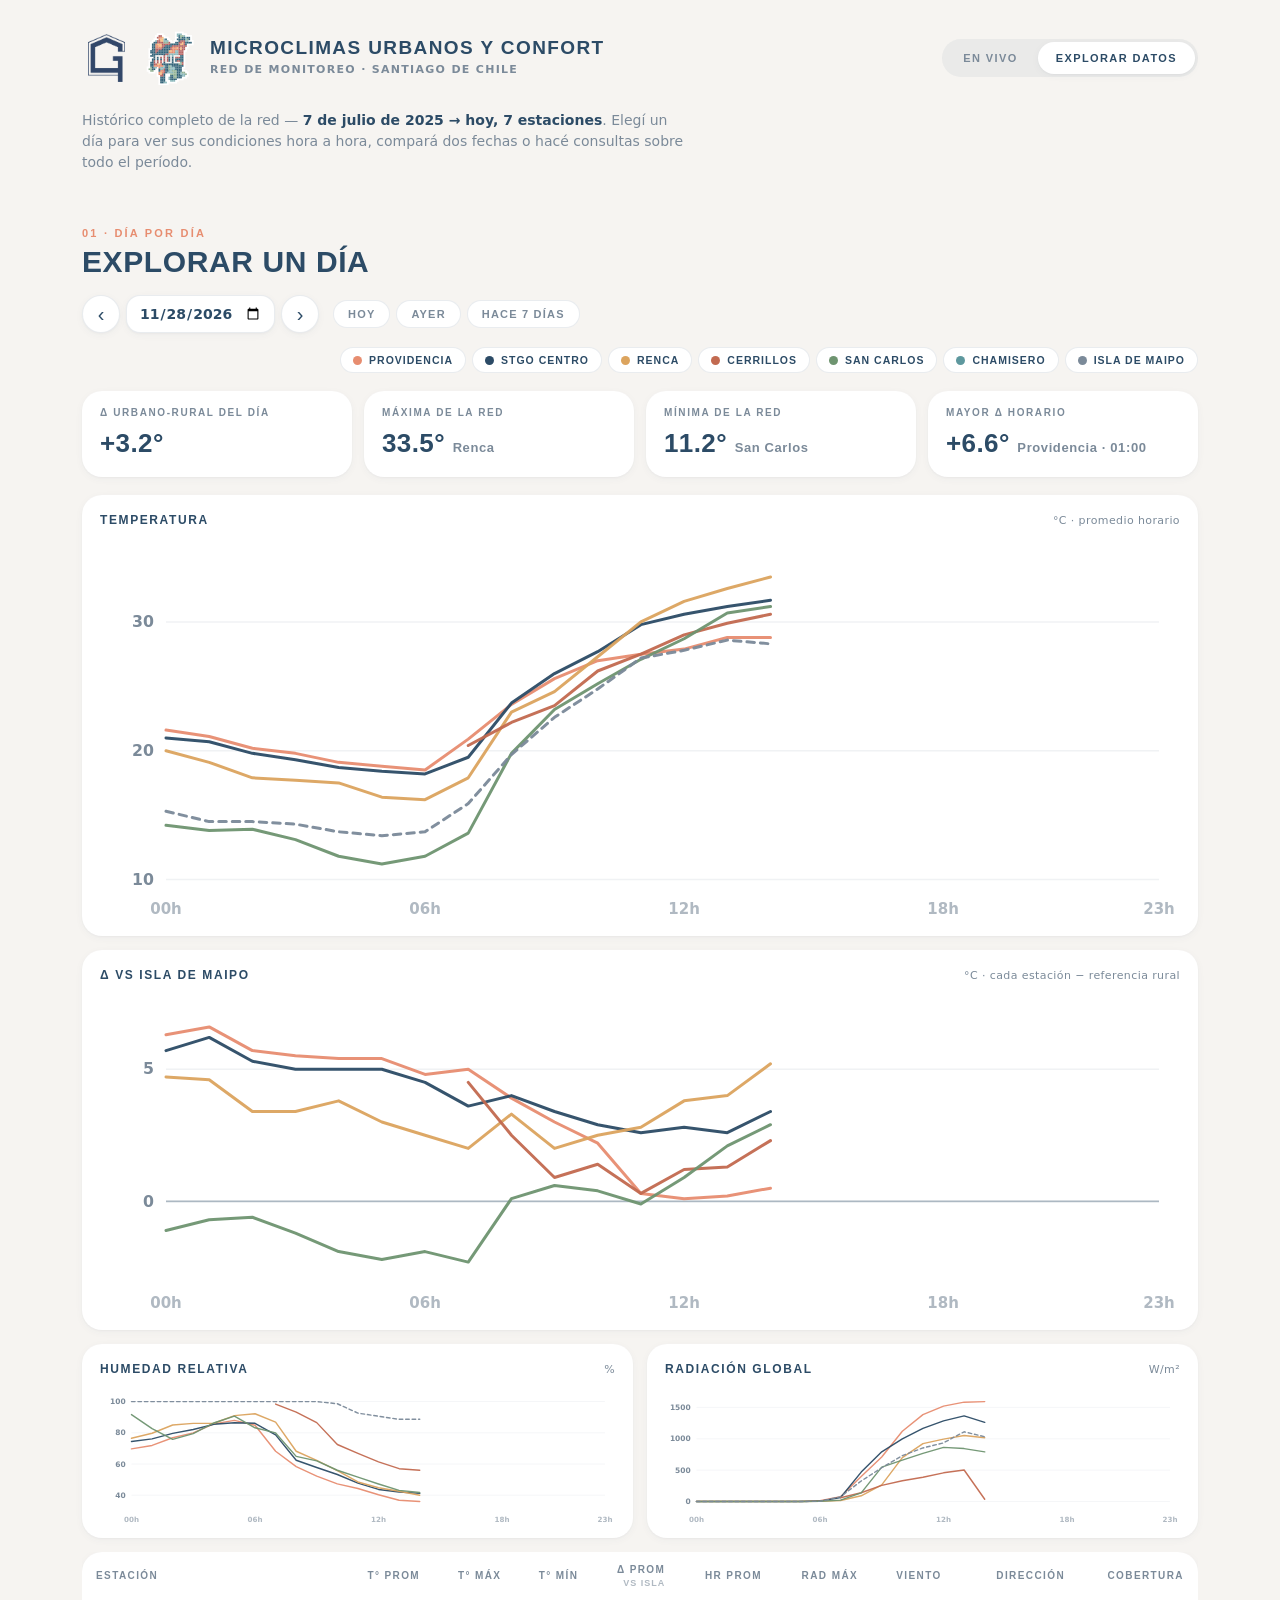
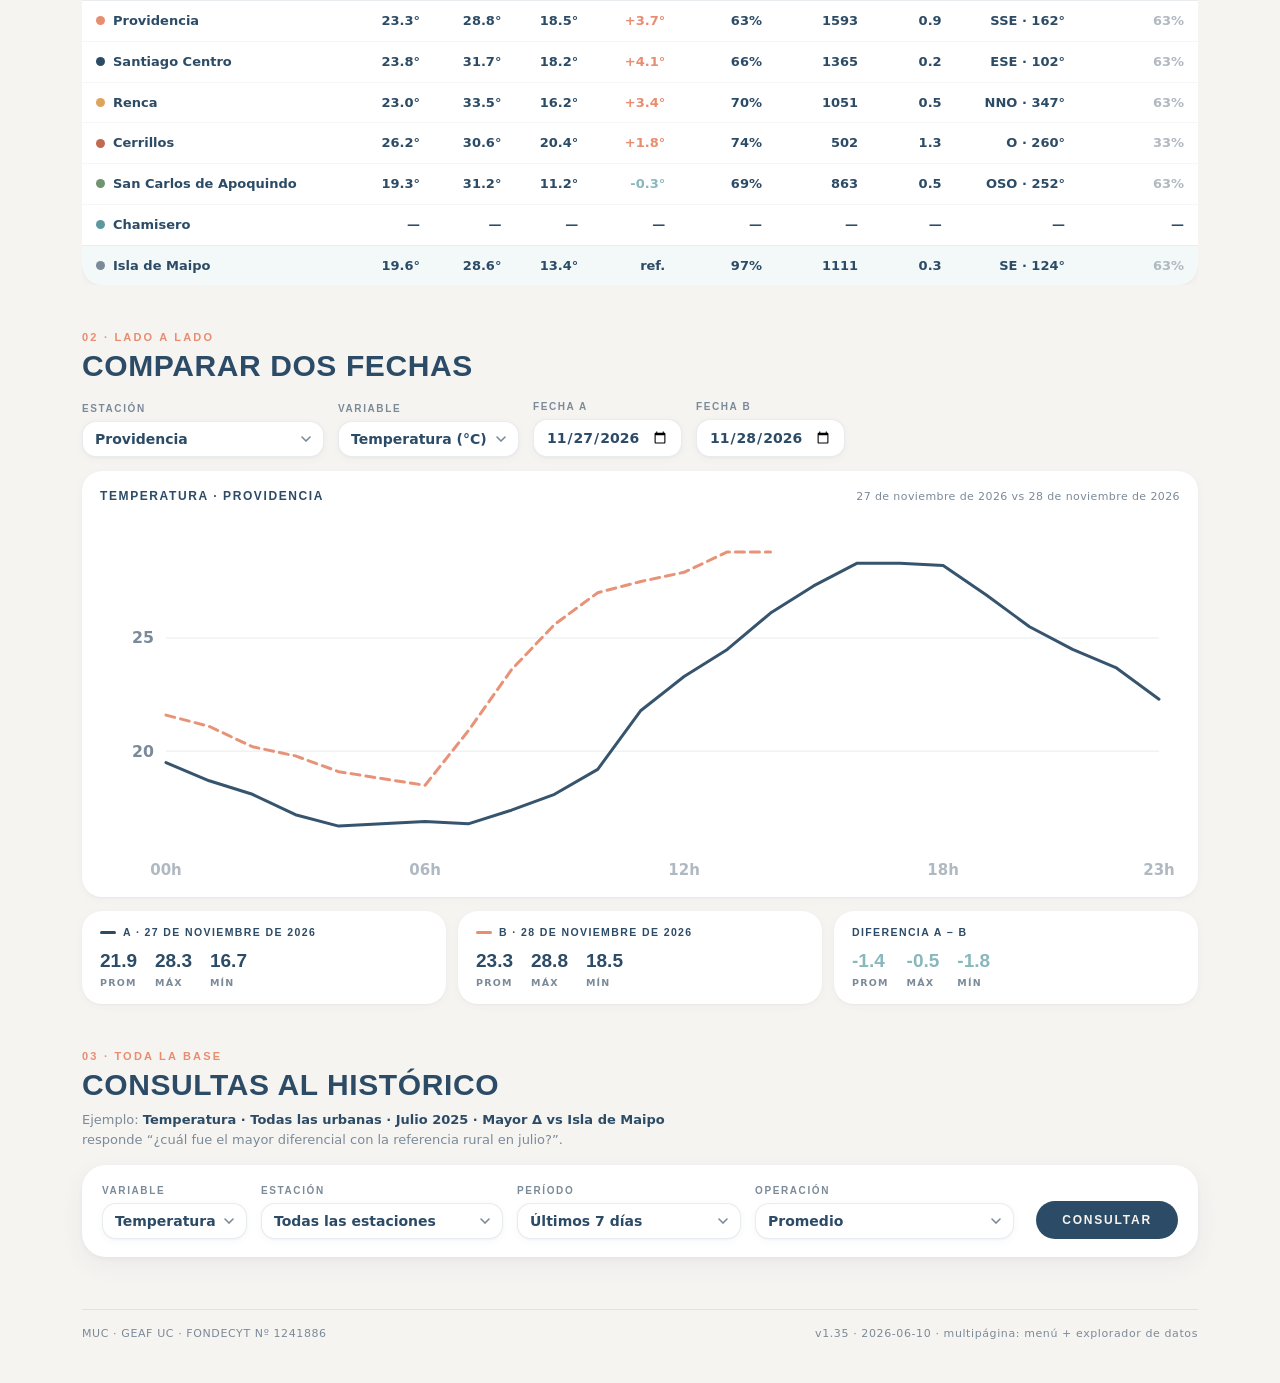
<file: explorar/index.html>
<!DOCTYPE html>
<html lang="es">
<head>
<meta charset="UTF-8">
<meta name="viewport" content="width=device-width, initial-scale=1">
<title>Explorar datos — MUC Microclimas Urbanos y Confort</title>
<link rel="stylesheet" href="explorar.css">
</head>
<body>

<div class="page">

  <!-- HEADER -->
  <header class="exp-header">
    <a class="brand" href="index.html" title="Volver al dashboard en vivo">
      <div class="logo-geaf"></div>
      <div class="logo-muc"></div>
      <div class="brand-text">
        <h1>Microclimas Urbanos y Confort</h1>
        <p>Red de monitoreo · Santiago de Chile</p>
      </div>
    </a>
    <nav class="site-nav" aria-label="Secciones">
      <a href="../index.html" class="site-nav-link">En vivo</a>
      <a href="./" class="site-nav-link active" aria-current="page">Explorar datos</a>
    </nav>
  </header>

  <p class="exp-intro">Histórico completo de la red — <span id="introRange">cargando…</span>.
  Elegí un día para ver sus condiciones hora a hora, compará dos fechas o hacé consultas sobre todo el período.</p>

  <!-- ============ SECCIÓN 1 · EXPLORAR UN DÍA ============ -->
  <section class="exp-section" id="seccion-dia">
    <div class="section-head">
      <span class="section-kicker">01 · Día por día</span>
      <h2>Explorar un día</h2>
    </div>

    <div class="day-toolbar">
      <div class="date-nav">
        <button class="date-arrow" id="diaPrev" aria-label="Día anterior">‹</button>
        <input type="date" id="diaInput" class="date-input">
        <button class="date-arrow" id="diaNext" aria-label="Día siguiente">›</button>
      </div>
      <div class="date-quick">
        <button class="chip" data-quick="hoy">Hoy</button>
        <button class="chip" data-quick="ayer">Ayer</button>
        <button class="chip" data-quick="-7">Hace 7 días</button>
      </div>
      <div class="station-chips" id="stationChips" aria-label="Estaciones visibles"></div>
    </div>

    <div class="day-headline" id="dayHeadline" hidden>
      <div class="dh-item">
        <span class="dh-label">Δ urbano-rural del día</span>
        <span class="dh-value" id="dhDelta">—</span>
      </div>
      <div class="dh-item">
        <span class="dh-label">Máxima de la red</span>
        <span class="dh-value" id="dhMax">—</span>
      </div>
      <div class="dh-item">
        <span class="dh-label">Mínima de la red</span>
        <span class="dh-value" id="dhMin">—</span>
      </div>
      <div class="dh-item">
        <span class="dh-label">Mayor Δ horario</span>
        <span class="dh-value" id="dhPeak">—</span>
      </div>
    </div>

    <div class="day-empty" id="dayEmpty" hidden>No hay datos registrados para esta fecha.</div>

    <div class="chart-stack" id="dayCharts">
      <figure class="chart-card chart-hero">
        <figcaption><span class="cc-title">Temperatura</span><span class="cc-unit">°C · promedio horario</span></figcaption>
        <div class="chart-host" id="chartTemp"></div>
      </figure>
      <figure class="chart-card">
        <figcaption><span class="cc-title">Δ vs Isla de Maipo</span><span class="cc-unit">°C · cada estación − referencia rural</span></figcaption>
        <div class="chart-host" id="chartDelta"></div>
      </figure>
      <div class="chart-pair">
        <figure class="chart-card">
          <figcaption><span class="cc-title">Humedad relativa</span><span class="cc-unit">%</span></figcaption>
          <div class="chart-host" id="chartHum"></div>
        </figure>
        <figure class="chart-card">
          <figcaption><span class="cc-title">Radiación global</span><span class="cc-unit">W/m²</span></figcaption>
          <div class="chart-host" id="chartRad"></div>
        </figure>
      </div>
    </div>

    <div class="table-wrap">
      <table class="day-table" id="dayTable">
        <thead>
          <tr>
            <th>Estación</th>
            <th>T° prom</th><th>T° máx</th><th>T° mín</th>
            <th>Δ prom<span class="th-sub">vs Isla</span></th>
            <th>HR prom</th><th>Rad máx</th>
            <th>Viento</th><th>Dirección</th><th>Cobertura</th>
          </tr>
        </thead>
        <tbody></tbody>
      </table>
    </div>
  </section>

  <!-- ============ SECCIÓN 2 · COMPARAR DOS DÍAS ============ -->
  <section class="exp-section" id="seccion-comparar">
    <div class="section-head">
      <span class="section-kicker">02 · Lado a lado</span>
      <h2>Comparar dos fechas</h2>
    </div>

    <div class="cmp-toolbar">
      <label class="field">
        <span class="field-label">Estación</span>
        <select id="cmpStation" class="select"></select>
      </label>
      <label class="field">
        <span class="field-label">Variable</span>
        <select id="cmpVar" class="select">
          <option value="t">Temperatura (°C)</option>
          <option value="h">Humedad (%)</option>
          <option value="r">Radiación (W/m²)</option>
          <option value="w">Viento (m/s)</option>
        </select>
      </label>
      <label class="field">
        <span class="field-label">Fecha A</span>
        <input type="date" id="cmpDateA" class="date-input">
      </label>
      <label class="field">
        <span class="field-label">Fecha B</span>
        <input type="date" id="cmpDateB" class="date-input">
      </label>
    </div>

    <figure class="chart-card chart-hero">
      <figcaption><span class="cc-title" id="cmpTitle">Comparación</span><span class="cc-unit" id="cmpUnit"></span></figcaption>
      <div class="chart-host" id="chartCmp"></div>
    </figure>

    <div class="cmp-stats" id="cmpStats"></div>
  </section>

  <!-- ============ SECCIÓN 3 · CONSULTAS ============ -->
  <section class="exp-section" id="seccion-consultas">
    <div class="section-head">
      <span class="section-kicker">03 · Toda la base</span>
      <h2>Consultas al histórico</h2>
    </div>
    <p class="section-note">Ejemplo: <em>Temperatura · Todas las urbanas · Julio 2025 · Mayor Δ vs Isla de Maipo</em> responde
    “¿cuál fue el mayor diferencial con la referencia rural en julio?”.</p>

    <div class="query-bar">
      <label class="field">
        <span class="field-label">Variable</span>
        <select id="qVar" class="select">
          <option value="t">Temperatura</option>
          <option value="h">Humedad</option>
          <option value="r">Radiación</option>
          <option value="w">Viento</option>
        </select>
      </label>
      <label class="field">
        <span class="field-label">Estación</span>
        <select id="qStation" class="select"></select>
      </label>
      <label class="field">
        <span class="field-label">Período</span>
        <select id="qPeriod" class="select"></select>
      </label>
      <label class="field" id="qCustomA" hidden>
        <span class="field-label">Desde</span>
        <input type="date" id="qDateA" class="date-input">
      </label>
      <label class="field" id="qCustomB" hidden>
        <span class="field-label">Hasta</span>
        <input type="date" id="qDateB" class="date-input">
      </label>
      <label class="field">
        <span class="field-label">Operación</span>
        <select id="qOp" class="select">
          <option value="avg">Promedio</option>
          <option value="max">Máximo</option>
          <option value="min">Mínimo</option>
          <option value="deltamax">Mayor Δ vs Isla de Maipo</option>
          <option value="over30">Días con máxima sobre 30°</option>
        </select>
      </label>
      <button class="query-go" id="qGo">Consultar</button>
    </div>

    <div class="query-result" id="qResult" hidden>
      <div class="qr-answer">
        <div class="qr-value" id="qrValue">—</div>
        <p class="qr-sentence" id="qrSentence"></p>
      </div>
      <div class="qr-detail">
        <div class="qr-ranking" id="qrRanking"></div>
        <figure class="chart-card qr-spark">
          <figcaption><span class="cc-title" id="qrSparkTitle">Serie diaria</span><span class="cc-unit" id="qrSparkUnit"></span></figcaption>
          <div class="chart-host" id="chartQuery"></div>
        </figure>
      </div>
    </div>
  </section>

  <footer class="exp-footer">
    <span>MUC · GEAF UC · FONDECYT Nº 1241886</span>
    <span class="dashboard-version">v1.35 · 2026-06-10 · multipágina: menú + explorador de datos</span>
  </footer>

</div>

<script src="explorar.js"></script>
</body>
</html>
</file>
<file: explorar/explorar.css>
/* ============================================================
   MUC — Explorar datos (página de consultas)
   Independiente de style.css: esta página scrollea normal,
   sin el transform scale() del dashboard TV.
   Paleta y tipografías = las aprobadas del proyecto.
   ============================================================ */

:root {
  --navy: #2C4B66;
  --navy-deep: #1E3548;
  --teal: #89B8BC;
  --teal-pale: #C5DDE0;
  --sage: #92B294;
  --peach: #F8BC7E;
  --coral: #E78D70;
  --offwhite: #F6F4F1;
  --card: #FFFFFF;
  --text-mute: #7B8A99;
  --text-light: #B0B9C2;
  --line: rgba(44,75,102,0.10);
  --shadow-sm: 0 1px 2px rgba(44,75,102,0.04), 0 2px 8px rgba(44,75,102,0.04);
  --shadow-md: 0 2px 4px rgba(44,75,102,0.04), 0 8px 24px rgba(44,75,102,0.06);
  --radius-sm: 14px;
  --radius-md: 20px;
  --radius-lg: 24px;
  --radius-pill: 999px;
  --font-head: 'Helvetica Neue', 'Arial Narrow', Helvetica, sans-serif;
  --font-body: 'Century Gothic', 'Futura', 'Avenir', system-ui, sans-serif;
}

* { box-sizing: border-box; margin: 0; padding: 0; }
[hidden] { display: none !important; }

html { scroll-behavior: smooth; }
body {
  background: var(--offwhite);
  font-family: var(--font-body);
  color: var(--navy);
  -webkit-font-smoothing: antialiased;
  line-height: 1.5;
}

.page {
  max-width: 1180px;
  margin: 0 auto;
  padding: 28px 32px 40px;
}

/* ---------- Header ---------- */
.exp-header {
  display: flex; align-items: center; justify-content: space-between;
  gap: 20px; flex-wrap: wrap;
  padding-bottom: 22px;
}
.brand { display: flex; align-items: center; gap: 14px; text-decoration: none; color: inherit; }
.logo-geaf {
  width: 48px; height: 48px;
  background: url('../Logos e imagenes/GEAF%20LOGO%20copy.png') center / contain no-repeat;
  filter: brightness(0) saturate(100%) invert(24%) sepia(28%) saturate(900%) hue-rotate(178deg) brightness(95%) contrast(89%);
  flex-shrink: 0;
}
.logo-muc {
  width: 52px; height: 60px;
  background: url('../Logos e imagenes/Logo_MUC.svg') center / contain no-repeat;
  flex-shrink: 0;
}
.brand-text h1 {
  font-family: var(--font-head);
  font-weight: 700; font-size: 19px;
  letter-spacing: 1.4px; text-transform: uppercase; line-height: 1.1;
}
.brand-text p {
  font-size: 11px; color: var(--text-mute); letter-spacing: 1.3px;
  text-transform: uppercase; margin-top: 3px; font-weight: 600;
}

.site-nav {
  display: flex; align-items: center; gap: 2px;
  background: rgba(44,75,102,0.06);
  border-radius: var(--radius-pill);
  padding: 3px;
}
.site-nav-link {
  font-family: var(--font-head);
  font-size: 11px; font-weight: 700; letter-spacing: 1.4px; text-transform: uppercase;
  color: var(--text-mute); text-decoration: none;
  padding: 8px 18px; border-radius: var(--radius-pill);
  transition: color 0.15s ease, background 0.15s ease;
  white-space: nowrap;
}
.site-nav-link:hover { color: var(--navy); }
.site-nav-link.active { background: var(--card); color: var(--navy); box-shadow: var(--shadow-sm); }

.exp-intro {
  max-width: 68ch;
  color: var(--text-mute);
  font-size: 14px;
  padding-bottom: 8px;
}
.exp-intro #introRange { color: var(--navy); font-weight: 700; }

/* ---------- Secciones ---------- */
.exp-section { margin-top: 44px; }
.section-head { margin-bottom: 18px; }
.section-kicker {
  display: block;
  font-family: var(--font-head);
  font-size: 11px; font-weight: 700; letter-spacing: 2.2px; text-transform: uppercase;
  color: var(--coral);
  margin-bottom: 4px;
}
.section-head h2 {
  font-family: var(--font-head);
  font-size: 30px; font-weight: 700; letter-spacing: 0.6px;
  text-transform: uppercase; line-height: 1.05;
}
.section-note { font-size: 13px; color: var(--text-mute); margin: -8px 0 16px; max-width: 72ch; }
.section-note em { font-style: normal; color: var(--navy); font-weight: 700; }

/* ---------- Controles compartidos ---------- */
.field { display: flex; flex-direction: column; gap: 5px; }
.field-label {
  font-family: var(--font-head);
  font-size: 10px; font-weight: 700; letter-spacing: 1.6px; text-transform: uppercase;
  color: var(--text-mute);
}
.select, .date-input {
  font-family: var(--font-body);
  font-size: 14px; font-weight: 600; color: var(--navy);
  background: var(--card);
  border: 1px solid var(--line);
  border-radius: var(--radius-sm);
  padding: 9px 12px;
  box-shadow: var(--shadow-sm);
  appearance: none; -webkit-appearance: none;
  min-width: 130px;
}
.select {
  background-image: url("data:image/svg+xml,%3Csvg xmlns='http://www.w3.org/2000/svg' width='10' height='6'%3E%3Cpath d='M1 1l4 4 4-4' stroke='%237B8A99' stroke-width='1.6' fill='none' stroke-linecap='round'/%3E%3C/svg%3E");
  background-repeat: no-repeat;
  background-position: right 12px center;
  padding-right: 30px;
  cursor: pointer;
}
.select:focus, .date-input:focus { outline: 2px solid var(--teal); outline-offset: 1px; }
.date-input { font-variant-numeric: tabular-nums; }

.chip {
  font-family: var(--font-head);
  font-size: 11px; font-weight: 700; letter-spacing: 1.2px; text-transform: uppercase;
  color: var(--text-mute);
  background: var(--card);
  border: 1px solid var(--line);
  border-radius: var(--radius-pill);
  padding: 7px 14px;
  cursor: pointer;
  transition: color 0.15s ease, border-color 0.15s ease;
}
.chip:hover { color: var(--navy); border-color: var(--teal); }

/* ---------- Toolbar del día ---------- */
.day-toolbar {
  display: flex; align-items: center; gap: 14px; flex-wrap: wrap;
  margin-bottom: 18px;
}
.date-nav { display: flex; align-items: center; gap: 6px; }
.date-arrow {
  width: 38px; height: 38px;
  border: 1px solid var(--line); border-radius: var(--radius-pill);
  background: var(--card); color: var(--navy);
  font-size: 20px; line-height: 1; cursor: pointer;
  box-shadow: var(--shadow-sm);
  transition: border-color 0.15s ease;
}
.date-arrow:hover { border-color: var(--teal); }
.date-quick { display: flex; gap: 6px; }

.station-chips { display: flex; gap: 6px; flex-wrap: wrap; margin-left: auto; }
.st-chip {
  display: inline-flex; align-items: center; gap: 7px;
  font-family: var(--font-head);
  font-size: 10.5px; font-weight: 700; letter-spacing: 1px; text-transform: uppercase;
  color: var(--navy);
  background: var(--card);
  border: 1px solid var(--line);
  border-radius: var(--radius-pill);
  padding: 6px 12px;
  cursor: pointer;
  transition: opacity 0.15s ease, border-color 0.15s ease;
}
.st-chip .dot { width: 9px; height: 9px; border-radius: 50%; background: var(--dot, var(--navy)); }
.st-chip.off { opacity: 0.38; }
.st-chip:hover { border-color: var(--teal); }

/* ---------- Headline del día ---------- */
.day-headline {
  display: grid;
  grid-template-columns: repeat(4, 1fr);
  gap: 12px;
  margin-bottom: 18px;
}
.dh-item {
  background: var(--card);
  border-radius: var(--radius-md);
  box-shadow: var(--shadow-sm);
  padding: 14px 18px;
}
.dh-label {
  display: block;
  font-family: var(--font-head);
  font-size: 10px; font-weight: 700; letter-spacing: 1.6px; text-transform: uppercase;
  color: var(--text-mute);
  margin-bottom: 4px;
}
.dh-value {
  font-family: var(--font-head);
  font-size: 26px; font-weight: 700; letter-spacing: 0.4px;
  font-variant-numeric: tabular-nums;
}
.dh-value small { font-size: 13px; font-weight: 600; color: var(--text-mute); letter-spacing: 0.6px; }

.day-empty {
  background: var(--card);
  border: 1px dashed var(--line);
  border-radius: var(--radius-md);
  padding: 34px;
  text-align: center;
  color: var(--text-mute);
  font-size: 14px;
  margin-bottom: 18px;
}

/* ---------- Charts ---------- */
.chart-stack { display: flex; flex-direction: column; gap: 14px; }
.chart-pair { display: grid; grid-template-columns: 1fr 1fr; gap: 14px; }
.chart-card {
  background: var(--card);
  border-radius: var(--radius-md);
  box-shadow: var(--shadow-sm);
  padding: 16px 18px 10px;
}
.chart-card figcaption {
  display: flex; align-items: baseline; justify-content: space-between; gap: 12px;
  margin-bottom: 6px;
}
.cc-title {
  font-family: var(--font-head);
  font-size: 12px; font-weight: 700; letter-spacing: 1.6px; text-transform: uppercase;
}
.cc-unit { font-size: 11px; color: var(--text-mute); letter-spacing: 0.4px; }
.chart-host { position: relative; }
.chart-host svg { display: block; width: 100%; height: auto; }
.chart-hero .chart-host svg { min-height: 220px; }

.chart-tip {
  position: absolute;
  pointer-events: none;
  background: var(--navy-deep);
  color: #fff;
  border-radius: 10px;
  padding: 8px 11px;
  font-size: 11.5px;
  line-height: 1.55;
  box-shadow: var(--shadow-md);
  white-space: nowrap;
  z-index: 5;
  transform: translate(-50%, calc(-100% - 10px));
}
.chart-tip .tt-hour { font-family: var(--font-head); font-weight: 700; letter-spacing: 1px; display: block; margin-bottom: 2px; }
.chart-tip .tt-row { display: flex; align-items: center; gap: 6px; }
.chart-tip .tt-dot { width: 7px; height: 7px; border-radius: 50%; flex-shrink: 0; }
.chart-tip .tt-val { font-weight: 700; font-variant-numeric: tabular-nums; margin-left: auto; padding-left: 10px; }

/* ---------- Tabla del día ---------- */
.table-wrap { margin-top: 14px; overflow-x: auto; }
.day-table {
  width: 100%;
  border-collapse: collapse;
  background: var(--card);
  border-radius: var(--radius-md);
  box-shadow: var(--shadow-sm);
  overflow: hidden;
  font-size: 13px;
}
.day-table th, .day-table td { padding: 10px 14px; text-align: right; white-space: nowrap; }
.day-table th:first-child, .day-table td:first-child { text-align: left; }
.day-table thead th {
  font-family: var(--font-head);
  font-size: 10px; font-weight: 700; letter-spacing: 1.4px; text-transform: uppercase;
  color: var(--text-mute);
  border-bottom: 1px solid var(--line);
}
.th-sub { display: block; font-size: 9px; letter-spacing: 1px; color: var(--text-light); }
.day-table tbody tr { border-bottom: 1px solid rgba(44,75,102,0.05); }
.day-table tbody tr:last-child { border-bottom: none; }
.day-table tbody tr.is-rural { background: rgba(137,184,188,0.10); }
.day-table td { font-variant-numeric: tabular-nums; font-weight: 600; }
.day-table .st-name { display: inline-flex; align-items: center; gap: 8px; font-weight: 700; }
.day-table .st-name .dot { width: 9px; height: 9px; border-radius: 50%; }
.day-table .delta-pos { color: var(--coral); font-weight: 700; }
.day-table .delta-neg { color: var(--teal); font-weight: 700; }
.day-table .cov-low { color: var(--text-light); }

/* ---------- Comparador ---------- */
.cmp-toolbar {
  display: flex; gap: 14px; flex-wrap: wrap; align-items: flex-end;
  margin-bottom: 14px;
}
.cmp-stats {
  display: grid;
  grid-template-columns: repeat(3, 1fr);
  gap: 12px;
  margin-top: 14px;
}
.cmp-stat {
  background: var(--card);
  border-radius: var(--radius-md);
  box-shadow: var(--shadow-sm);
  padding: 14px 18px;
}
.cmp-stat .cs-date {
  font-family: var(--font-head);
  font-size: 10.5px; font-weight: 700; letter-spacing: 1.4px; text-transform: uppercase;
  margin-bottom: 6px;
  display: flex; align-items: center; gap: 7px;
}
.cmp-stat .cs-date .swatch { width: 16px; height: 3px; border-radius: 2px; }
.cmp-stat .cs-vals { display: flex; gap: 18px; }
.cmp-stat .cs-v { font-family: var(--font-head); font-size: 19px; font-weight: 700; font-variant-numeric: tabular-nums; }
.cmp-stat .cs-l {
  font-size: 9.5px; letter-spacing: 1.2px; text-transform: uppercase;
  color: var(--text-mute); font-weight: 700; display: block; margin-top: 1px;
}
.cmp-stat.cs-diff .cs-v.pos { color: var(--coral); }
.cmp-stat.cs-diff .cs-v.neg { color: var(--teal); }

/* ---------- Query builder ---------- */
.query-bar {
  display: flex; gap: 14px; flex-wrap: wrap; align-items: flex-end;
  background: var(--card);
  border-radius: var(--radius-lg);
  box-shadow: var(--shadow-md);
  padding: 18px 20px;
}
.query-go {
  font-family: var(--font-head);
  font-size: 12px; font-weight: 700; letter-spacing: 1.8px; text-transform: uppercase;
  background: var(--navy); color: var(--offwhite);
  border: none; border-radius: var(--radius-pill);
  padding: 12px 26px;
  cursor: pointer;
  margin-left: auto;
  transition: background 0.15s ease;
}
.query-go:hover { background: var(--navy-deep); }

.query-result { margin-top: 18px; }
.qr-answer {
  display: flex; align-items: baseline; gap: 22px; flex-wrap: wrap;
  padding: 6px 4px 16px;
}
.qr-value {
  font-family: var(--font-head);
  font-size: 56px; font-weight: 700; letter-spacing: 0.5px; line-height: 1;
  font-variant-numeric: tabular-nums;
}
.qr-sentence { font-size: 14.5px; max-width: 56ch; color: var(--navy); }
.qr-sentence strong { font-weight: 700; }
.qr-detail {
  display: grid;
  grid-template-columns: minmax(260px, 1fr) 1.6fr;
  gap: 14px;
  align-items: start;
}
.qr-ranking {
  background: var(--card);
  border-radius: var(--radius-md);
  box-shadow: var(--shadow-sm);
  padding: 16px 18px;
}
.qr-rank-title {
  font-family: var(--font-head);
  font-size: 11px; font-weight: 700; letter-spacing: 1.6px; text-transform: uppercase;
  margin-bottom: 12px;
}
.qr-row { display: grid; grid-template-columns: 92px 1fr 52px; align-items: center; gap: 10px; margin-bottom: 9px; }
.qr-row .qr-name { font-size: 11px; font-weight: 700; letter-spacing: 0.3px; white-space: nowrap; overflow: hidden; text-overflow: ellipsis; }
.qr-row .qr-bar-track { height: 8px; border-radius: 4px; background: rgba(44,75,102,0.07); overflow: hidden; }
.qr-row .qr-bar { height: 100%; border-radius: 4px; }
.qr-row .qr-num { font-size: 12px; font-weight: 700; text-align: right; font-variant-numeric: tabular-nums; }

/* ---------- Footer ---------- */
.exp-footer {
  margin-top: 52px;
  padding-top: 16px;
  border-top: 1px solid var(--line);
  display: flex; justify-content: space-between; gap: 12px; flex-wrap: wrap;
  font-size: 11px; color: var(--text-mute); letter-spacing: 0.6px;
}

/* ---------- Responsive ---------- */
@media (max-width: 920px) {
  .day-headline { grid-template-columns: repeat(2, 1fr); }
  .qr-detail { grid-template-columns: 1fr; }
  .cmp-stats { grid-template-columns: 1fr; }
  .station-chips { margin-left: 0; }
}
@media (max-width: 640px) {
  .page { padding: 18px 16px 32px; }
  .chart-pair { grid-template-columns: 1fr; }
  .day-headline { grid-template-columns: 1fr 1fr; }
  .dh-value { font-size: 21px; }
  .section-head h2 { font-size: 23px; }
  .qr-value { font-size: 40px; }
  .query-go { width: 100%; margin-left: 0; }
}
</file>
